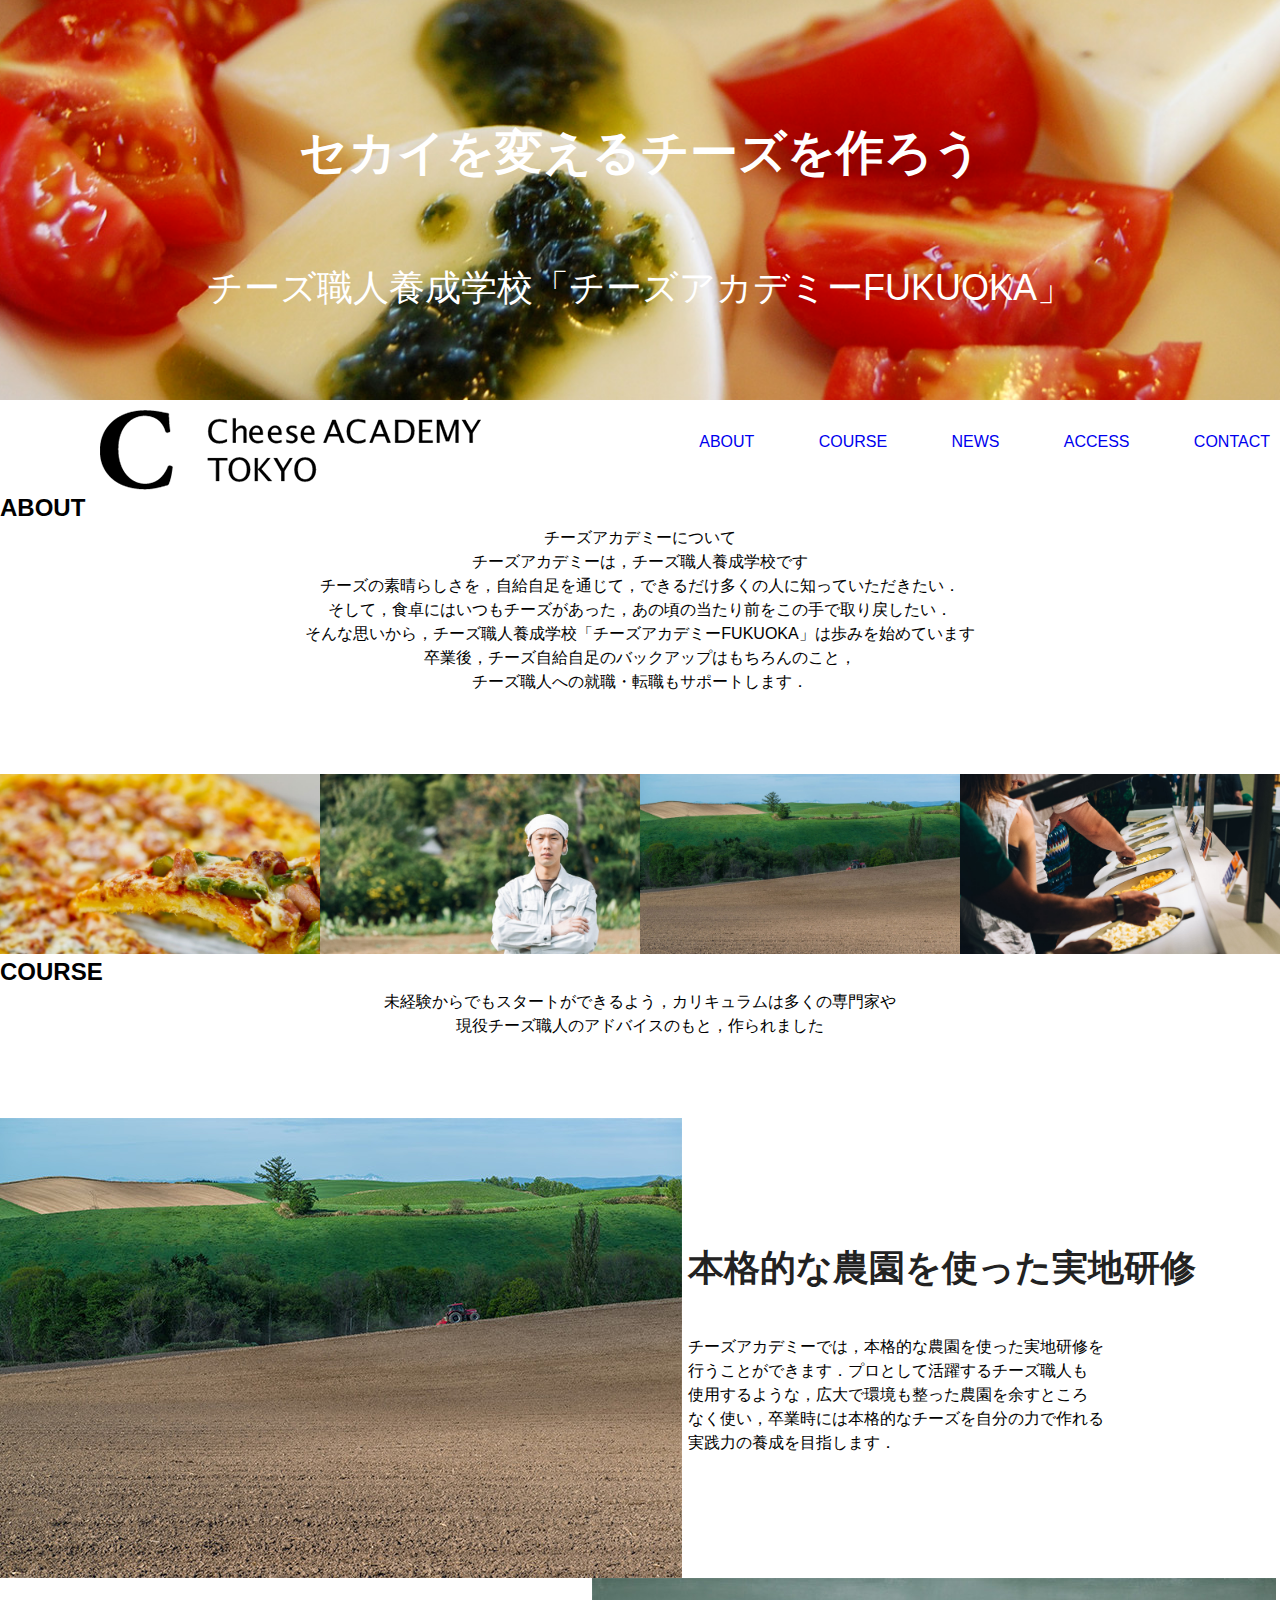
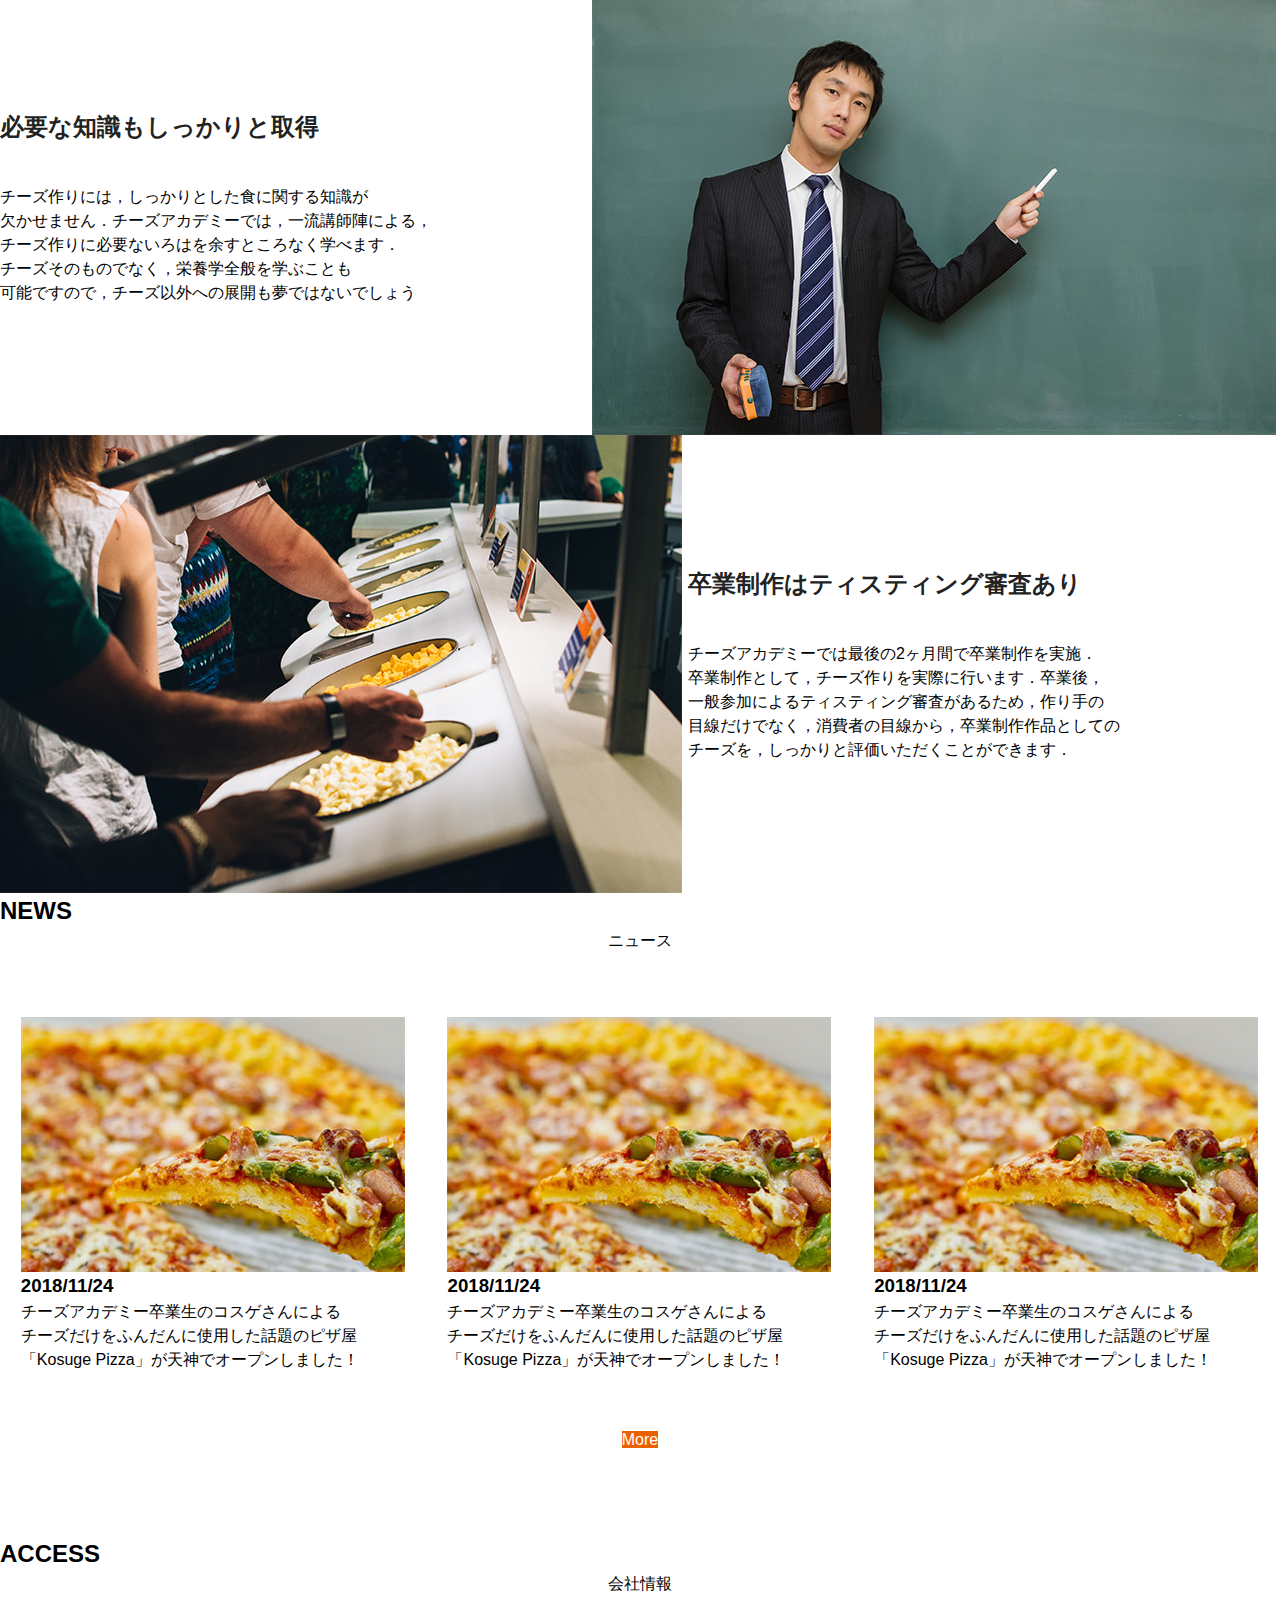
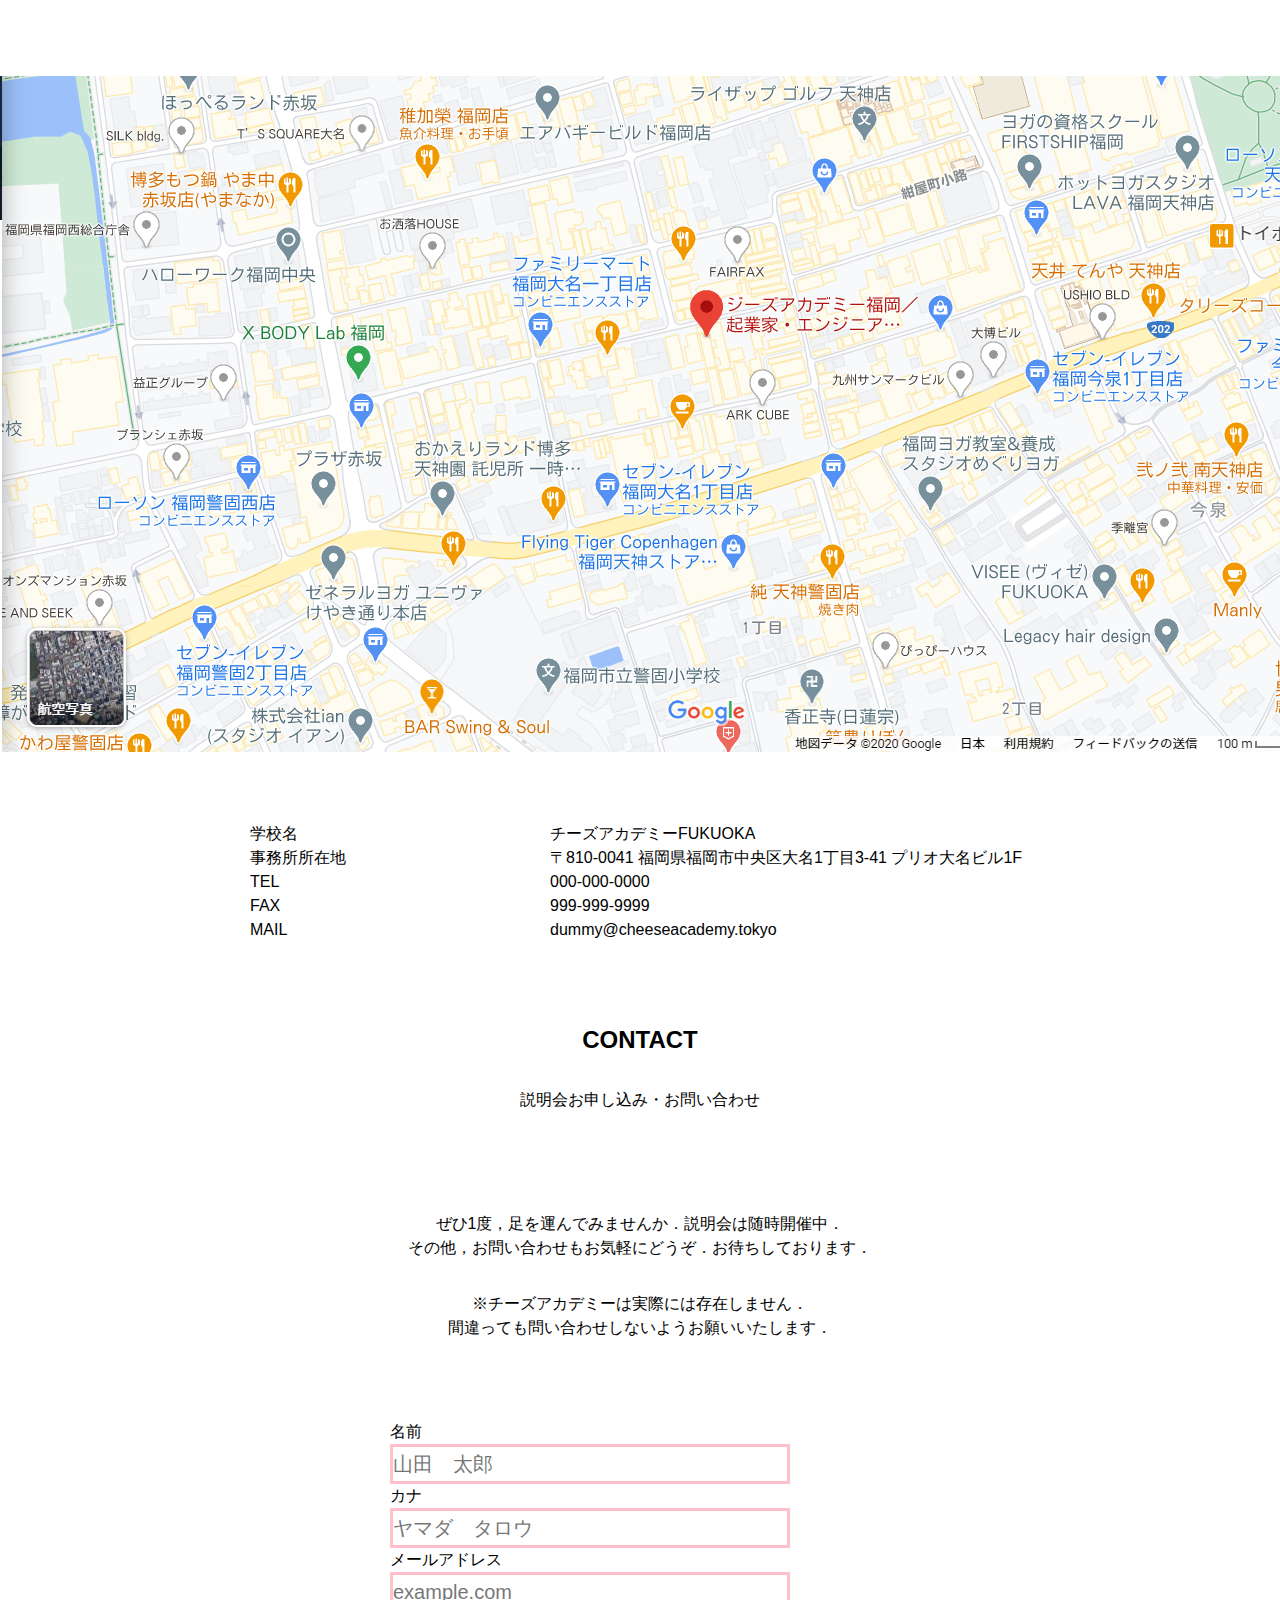
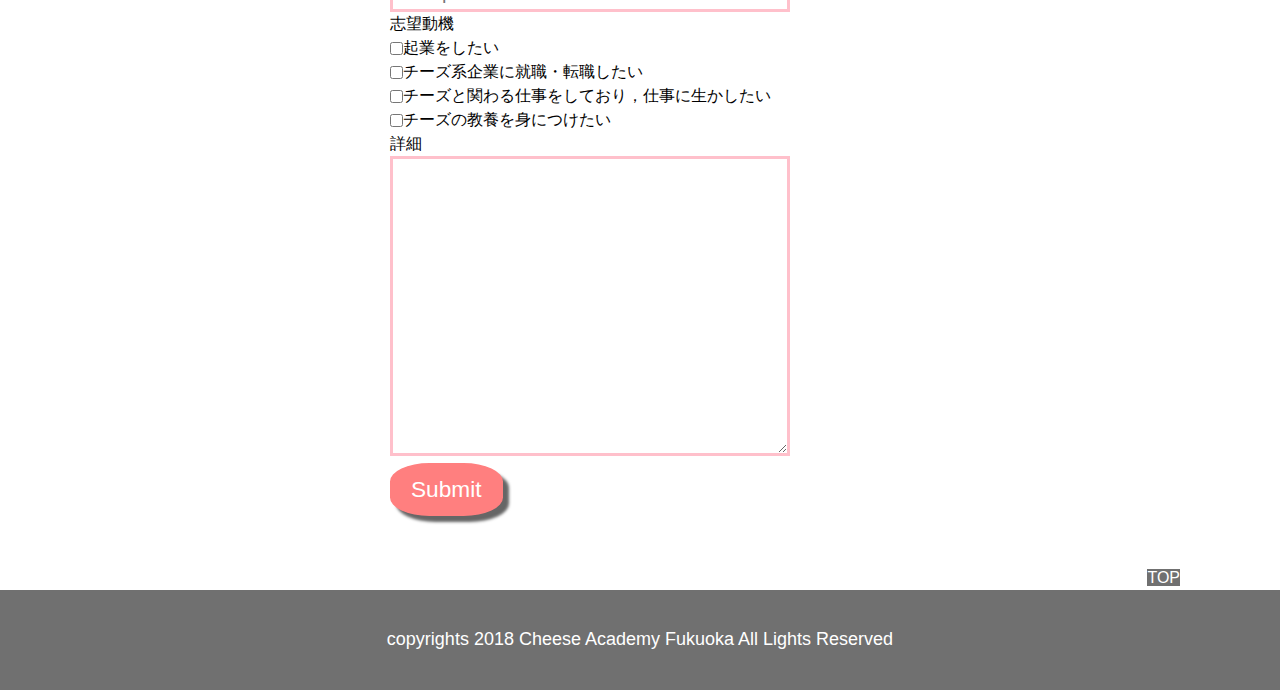
<file: index.html>
<!DOCTYPE html>
<html lang="ja">

<head>
    <meta charset="UTF-8">
    <meta name="viewport" content="width=device-width, initial-scale=1.0">
    <meta http-equiv="X-UA-Compatible" content="ie=edge">
    <title>チーズアカデミー</title>
    <meta name="description" content=“世界を変えるチーズを作ろう。チーズアカデミーは、チーズ職人を養成するための学校です。”>
    <meta property="og:title" content="チーズアカデミー">
    <meta property="og:type" content="website" />
    <meta property="og:url" content="#" />
    <meta property="og:site_name" content="チーズアカデミー" />
    <meta property="og:description" content="世界を変えるチーズを作ろう。チーズアカデミーは、チーズ職人を養成するための学校です。" />
    <meta name="format-detection" content="telephone=no">
    <link rel="canonical" href="#">
    <link rel="stylesheet" type="text/css" href="css/reset.css" />
    <link rel="stylesheet" type="text/css" href="css/sanitize.css" />
    <link rel="stylesheet" type="text/css" href="css/style.css" />
    <!-- あらかじめcssを読み込んでいるので設定しなくてOK-->
</head>

<body>
    <!-- ここから記述しよう -->
    <div class="title_box">
        <h1 class="title_box_title">セカイを変えるチーズを作ろう</h1>
        <p class="title_box_subtitle">チーズ職人養成学校「チーズアカデミーFUKUOKA」</p>
    </div>

    <div class="contents">
        <div class="contents_image">
            <img src="img/header_logo.png">
        </div>
        <ul class="contents_name">
            <li><a href="#headline_01">ABOUT</a></li>
            <li><a href="#headline_02">COURSE</a></li>
            <li><a href="#headline_03">NEWS</a></li>
            <li><a href="#headline_04">ACCESS</a></li>
            <li><a href="#headline_05">CONTACT</a></li>
        </ul>
    </div>

    <h2 id="headline_01">ABOUT</h2>
    <div class="setsumei">
        <p>チーズアカデミーについて</p>
        <p>チーズアカデミーは，チーズ職人養成学校です</p>
        <p>チーズの素晴らしさを，自給自足を通じて，できるだけ多くの人に知っていただきたい．<br>そして，食卓にはいつもチーズがあった，あの頃の当たり前をこの手で取り戻したい．</p>
        <p>そんな思いから，チーズ職人養成学校「チーズアカデミーFUKUOKA」は歩みを始めています</p>
        <p>卒業後，チーズ自給自足のバックアップはもちろんのこと，<br>チーズ職人への就職・転職もサポートします．</p>
    </div>

    <div class="slide">
        <img class="slide_img" src="img/about-image.jpg" alt="">
    </div>

    <div>
        <h2 id="headline_02">COURSE</h2>
        <p class="setsumei">未経験からでもスタートができるよう，カリキュラムは多くの専門家や<br>現役チーズ職人のアドバイスのもと，作られました</p>
    </div>

    <div class="yoko">
        <div class="yoko1">
            <div class="yoko1_img">
                <img src="img/course_01.jpg" alt="">
            </div>

            <div class="yoko1_text">
                <div class="yoko1_title">
                    <h2>本格的な農園を使った実地研修</h2>
                </div>
                <p>チーズアカデミーでは，本格的な農園を使った実地研修を<br>行うことができます．プロとして活躍するチーズ職人も<br>使用するような，広大で環境も整った農園を余すところ<br>なく使い，卒業時には本格的なチーズを自分の力で作れる<br>実践力の養成を目指します．
                </p>

            </div>
        </div>
        <div class="yoko2">
            <div class="yoko2_text">
                <h2 class="yoko2_title">必要な知識もしっかりと取得</h2>
                <p>チーズ作りには，しっかりとした食に関する知識が<br>欠かせません．チーズアカデミーでは，一流講師陣による，<br>チーズ作りに必要ないろはを余すところなく学べます．<br>チーズそのものでなく，栄養学全般を学ぶことも<br>可能ですので，チーズ以外への展開も夢ではないでしょう
                </p>
            </div>


            <div class="yoko2_img">
                <img src="img/course_02.jpg" alt="">
            </div>
        </div>

        <div class="yoko3">
            <div class="yoko3_img">
                <img src="img/course_03.jpg" alt="">
            </div>
            <div class="yoko3_text">
                <h2 class="yoko3_title">卒業制作はティスティング審査あり</h2>
                <p>チーズアカデミーでは最後の2ヶ月間で卒業制作を実施．<br>卒業制作として，チーズ作りを実際に行います．卒業後，<br>一般参加によるティスティング審査があるため，作り手の<br>目線だけでなく，消費者の目線から，卒業制作作品としての<br>チーズを，しっかりと評価いただくことができます．
                </p>
            </div>
        </div>
    </div>

    <div>
        <h2 id="headline_03">NEWS</h2>
        <P class="news">ニュース</P>
    </div>

    <div class="pizza">
        <div>
            <img src="img/about_04.jpg" alt="">
            <H3>2018/11/24</H3>
            <p>チーズアカデミー卒業生のコスゲさんによる<br>チーズだけをふんだんに使用した話題のピザ屋<br>「Kosuge Pizza」が天神でオープンしました！</p>
        </div>

        <div>
            <img src="img/about_04.jpg" alt="">
            <H3>2018/11/24</H3>
            <p>チーズアカデミー卒業生のコスゲさんによる<br>チーズだけをふんだんに使用した話題のピザ屋<br>「Kosuge Pizza」が天神でオープンしました！</p>
        </div>

        <div>
            <img src="img/about_04.jpg" alt="">
            <H3>2018/11/24</H3>
            <p>チーズアカデミー卒業生のコスゲさんによる<br>チーズだけをふんだんに使用した話題のピザ屋<br>「Kosuge Pizza」が天神でオープンしました！</p>
        </div>
    </div>

    <div class="button_wrapper">
        <a href="" class="btn btn--orange">More</a>
    </div>

    <div>
        <h2 id="headline_04">ACCESS</h2>
        <p class="setsumei">会社情報</p>
    </div>

    <div class="map">
        <img src="img/地図.png" alt="">
    </div>


    <dl class="clearfix">

        <dt class="g">学校名</dt>
        <dd>チーズアカデミーFUKUOKA</dd>

        <dt class="g">事務所所在地</dt>
        <dd>〒810-0041 福岡県福岡市中央区大名1丁目3-41 プリオ大名ビル1F</dd>

        <dt class="g">TEL</dt>
        <dd>000-000-0000</dd>

        <dt class="g">FAX</dt>
        <dd>999-999-9999</dd>

        <dt class="g">MAIL</dt>
        <dd>dummy@cheeseacademy.tokyo</dd>
    </dl>

    <div class="contact">
        <h2 id="#headline_05">CONTACT</h2>
        <p class="contact_subtitle">説明会お申し込み・お問い合わせ</p>
        <p>ぜひ1度，足を運んでみませんか．説明会は随時開催中．<br>
            その他，お問い合わせもお気軽にどうぞ．お待ちしております．</p>
        <p class="caution">※チーズアカデミーは実際には存在しません．<br>間違っても問い合わせしないようお願いいたします．</p>

    </div>
    <div class="contact_form">

        <p>名前</p>
        <input class="name" placeholder="山田　太郎">
        <p>カナ</p>
        <input class="name" placeholder="ヤマダ　タロウ">
        <p>メールアドレス</p>
        <input class="name" placeholder="example.com">
        <p>志望動機</p>
        <input type="checkbox">起業をしたい<br>
        <input type="checkbox">チーズ系企業に就職・転職したい<br>
        <input type="checkbox">チーズと関わる仕事をしており，仕事に生かしたい<br>
        <input type="checkbox">チーズの教養を身につけたい<br>
        <p>詳細</p>
        <textarea></textarea>
        <div>
            <input type="submit" value"送信" class="button">
        </div>
    </div>

    <div class="button_wrapper2">
        <a href="" class="btn btn--gray">TOP</a>
    </div>








</body>
<footer>
    <p>copyrights 2018 Cheese Academy Fukuoka All Lights Reserved</p>
</footer>

</html>
</file>
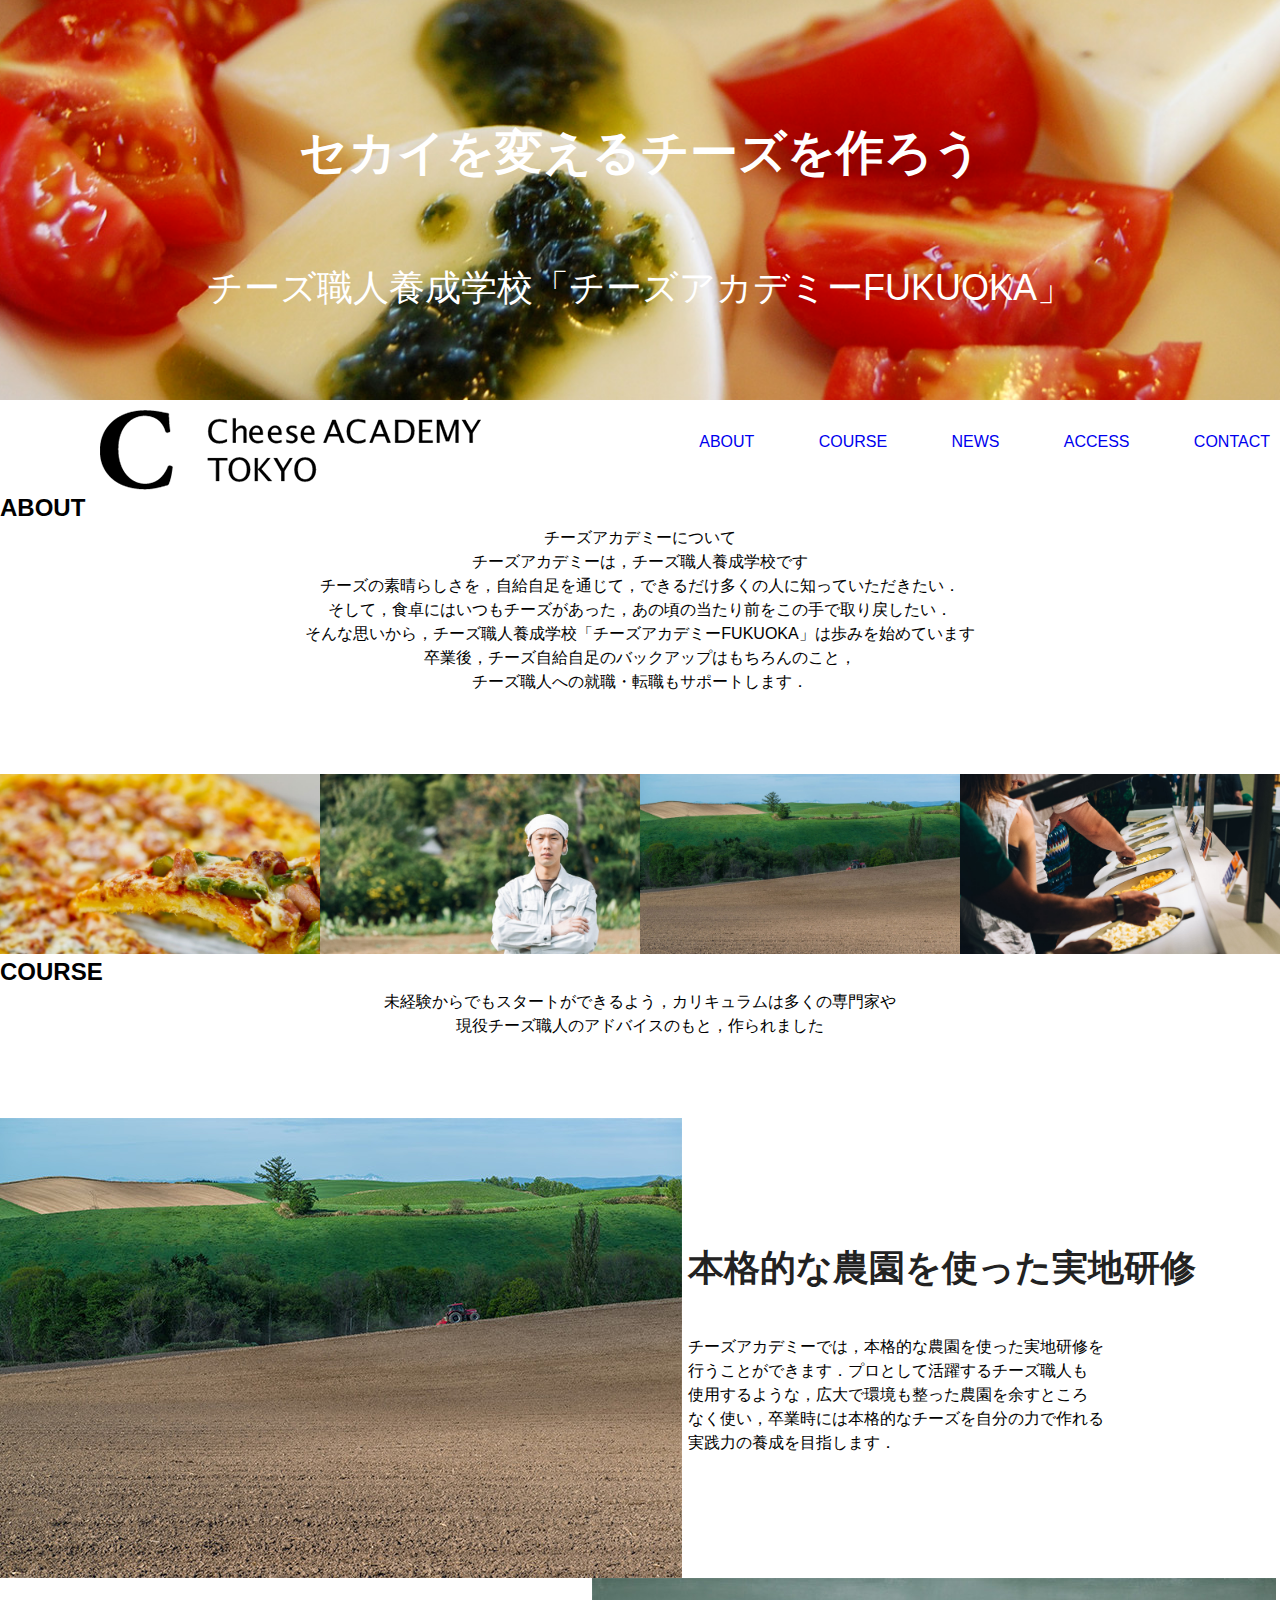
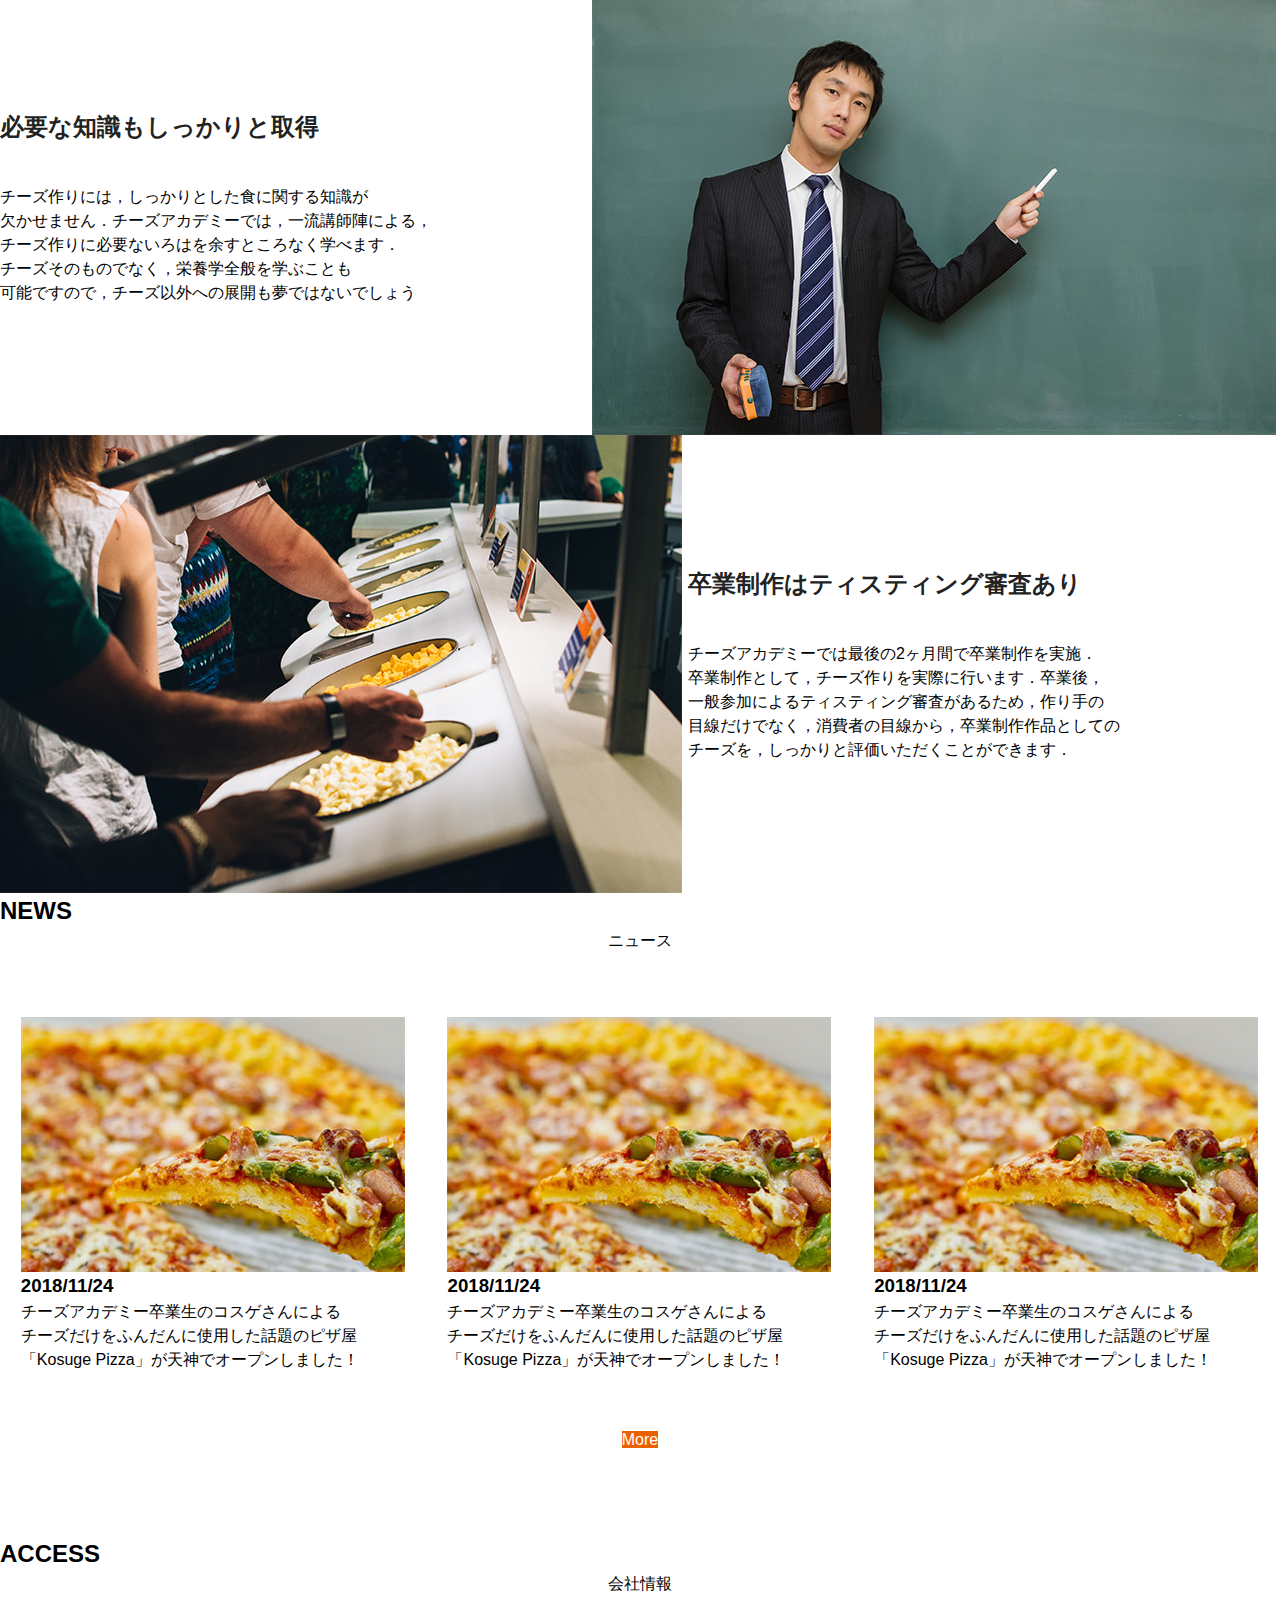
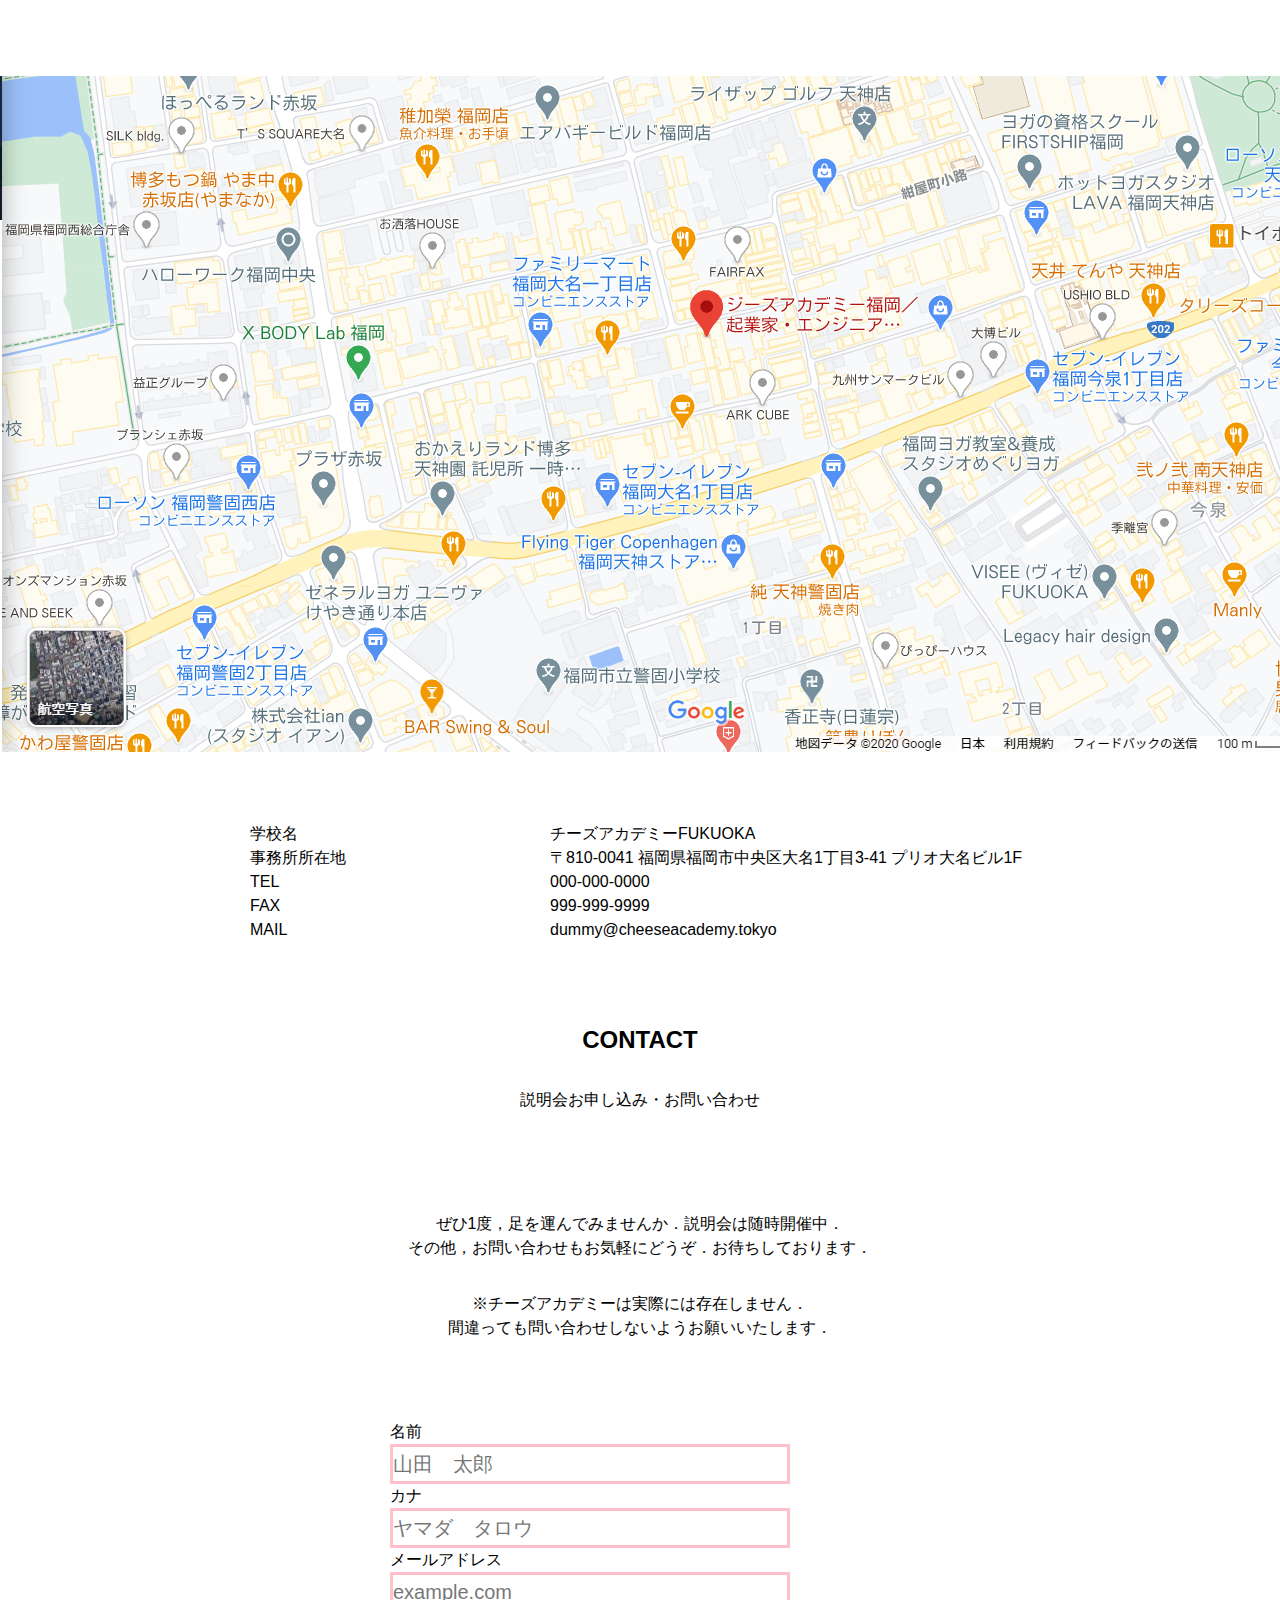
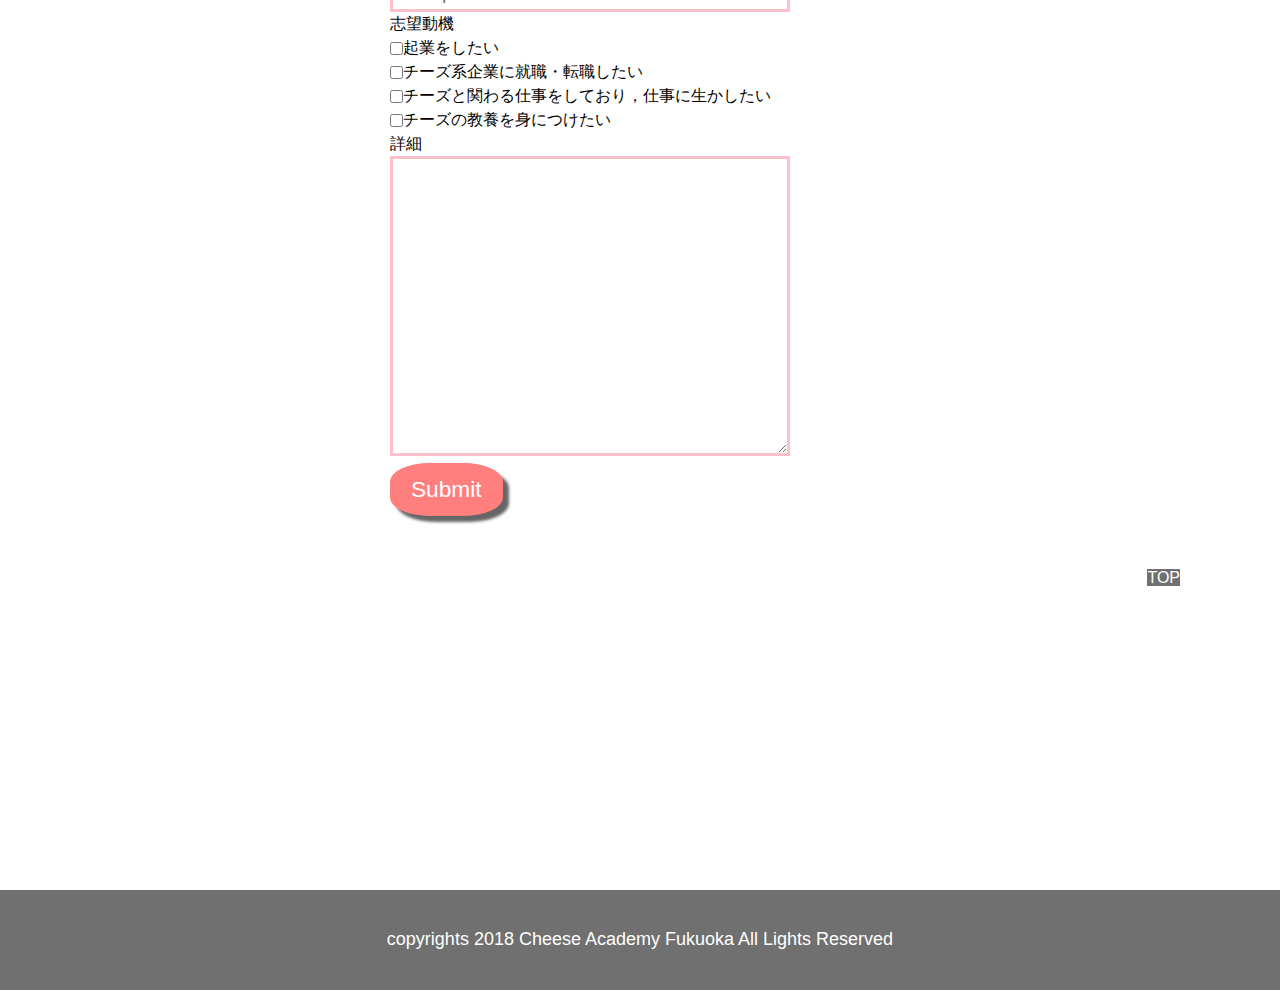
<file: チーズ完成.html>
<!DOCTYPE html>
<html lang="ja">

<head>
    <meta charset="UTF-8">
    <meta name="viewport" content="width=device-width, initial-scale=1.0">
    <meta http-equiv="X-UA-Compatible" content="ie=edge">
    <title>チーズアカデミー</title>
    <meta name="description" content=“世界を変えるチーズを作ろう。チーズアカデミーは、チーズ職人を養成するための学校です。”>
    <meta property="og:title" content="チーズアカデミー">
    <meta property="og:type" content="website" />
    <meta property="og:url" content="#" />
    <meta property="og:site_name" content="チーズアカデミー" />
    <meta property="og:description" content="世界を変えるチーズを作ろう。チーズアカデミーは、チーズ職人を養成するための学校です。" />
    <meta name="format-detection" content="telephone=no">
    <link rel="canonical" href="#">
    <link rel="stylesheet" type="text/css" href="css/reset.css" />
    <link rel="stylesheet" type="text/css" href="css/sanitize.css" />
    <link rel="stylesheet" type="text/css" href="css/style.css" />
    <!-- あらかじめcssを読み込んでいるので設定しなくてOK-->
</head>

<body>
    <!-- ここから記述しよう -->
    <div class="title_box">
        <h1 class="title_box_title">セカイを変えるチーズを作ろう</h1>
        <p class="title_box_subtitle">チーズ職人養成学校「チーズアカデミーFUKUOKA」</p>
    </div>

    <div class="contents">
        <div class="contents_image">
            <img src="img/header_logo.png">
        </div>
        <ul class="contents_name">
            <li><a href="#headline_01">ABOUT</a></li>
            <li><a href="#headline_02">COURSE</a></li>
            <li><a href="#headline_03">NEWS</a></li>
            <li><a href="#headline_04">ACCESS</a></li>
            <li><a href="#headline_05">CONTACT</a></li>
        </ul>
    </div>

    <h2 id="headline_01">ABOUT</h2>
    <div class="setsumei">
        <p>チーズアカデミーについて</p>
        <p>チーズアカデミーは，チーズ職人養成学校です</p>
        <p>チーズの素晴らしさを，自給自足を通じて，できるだけ多くの人に知っていただきたい．<br>そして，食卓にはいつもチーズがあった，あの頃の当たり前をこの手で取り戻したい．</p>
        <p>そんな思いから，チーズ職人養成学校「チーズアカデミーFUKUOKA」は歩みを始めています</p>
        <p>卒業後，チーズ自給自足のバックアップはもちろんのこと，<br>チーズ職人への就職・転職もサポートします．</p>
    </div>

    <div class="slide">
        <img class="slide_img" src="img/about-image.jpg" alt="">
    </div>

    <div>
        <h2 id="headline_02">COURSE</h2>
        <p class="setsumei">未経験からでもスタートができるよう，カリキュラムは多くの専門家や<br>現役チーズ職人のアドバイスのもと，作られました</p>
    </div>

    <div class="yoko">
        <div class="yoko1">
            <div class="yoko1_img">
                <img src="img/course_01.jpg" alt="">
            </div>

            <div class="yoko1_text">
                <div class="yoko1_title">
                    <h2>本格的な農園を使った実地研修</h2>
                </div>
                <p>チーズアカデミーでは，本格的な農園を使った実地研修を<br>行うことができます．プロとして活躍するチーズ職人も<br>使用するような，広大で環境も整った農園を余すところ<br>なく使い，卒業時には本格的なチーズを自分の力で作れる<br>実践力の養成を目指します．
                </p>

            </div>
        </div>
        <div class="yoko2">
            <div class="yoko2_text">
                <h2 class="yoko2_title">必要な知識もしっかりと取得</h2>
                <p>チーズ作りには，しっかりとした食に関する知識が<br>欠かせません．チーズアカデミーでは，一流講師陣による，<br>チーズ作りに必要ないろはを余すところなく学べます．<br>チーズそのものでなく，栄養学全般を学ぶことも<br>可能ですので，チーズ以外への展開も夢ではないでしょう
                </p>
            </div>


            <div class="yoko2_img">
                <img src="img/course_02.jpg" alt="">
            </div>
        </div>

        <div class="yoko3">
            <div class="yoko3_img">
                <img src="img/course_03.jpg" alt="">
            </div>
            <div class="yoko3_text">
                <h2 class="yoko3_title">卒業制作はティスティング審査あり</h2>
                <p>チーズアカデミーでは最後の2ヶ月間で卒業制作を実施．<br>卒業制作として，チーズ作りを実際に行います．卒業後，<br>一般参加によるティスティング審査があるため，作り手の<br>目線だけでなく，消費者の目線から，卒業制作作品としての<br>チーズを，しっかりと評価いただくことができます．
                </p>
            </div>
        </div>
    </div>

    <div>
        <h2 id="headline_03">NEWS</h2>
        <P class="news">ニュース</P>
    </div>

    <div class="pizza">
        <div>
            <img src="img/about_04.jpg" alt="">
            <H3>2018/11/24</H3>
            <p>チーズアカデミー卒業生のコスゲさんによる<br>チーズだけをふんだんに使用した話題のピザ屋<br>「Kosuge Pizza」が天神でオープンしました！</p>
        </div>

        <div>
            <img src="img/about_04.jpg" alt="">
            <H3>2018/11/24</H3>
            <p>チーズアカデミー卒業生のコスゲさんによる<br>チーズだけをふんだんに使用した話題のピザ屋<br>「Kosuge Pizza」が天神でオープンしました！</p>
        </div>

        <div>
            <img src="img/about_04.jpg" alt="">
            <H3>2018/11/24</H3>
            <p>チーズアカデミー卒業生のコスゲさんによる<br>チーズだけをふんだんに使用した話題のピザ屋<br>「Kosuge Pizza」が天神でオープンしました！</p>
        </div>
    </div>

    <div class="button_wrapper">
        <a href="" class="btn btn--orange">More</a>
    </div>

    <div>
        <h2 id="headline_04">ACCESS</h2>
        <p class="setsumei">会社情報</p>
    </div>

    <div class="map">
        <img src="img/地図.png" alt="">
    </div>


    <dl class="clearfix">

        <dt class="g">学校名</dt>
        <dd>チーズアカデミーFUKUOKA</dd>

        <dt class="g">事務所所在地</dt>
        <dd>〒810-0041 福岡県福岡市中央区大名1丁目3-41 プリオ大名ビル1F</dd>

        <dt class="g">TEL</dt>
        <dd>000-000-0000</dd>

        <dt class="g">FAX</dt>
        <dd>999-999-9999</dd>

        <dt class="g">MAIL</dt>
        <dd>dummy@cheeseacademy.tokyo</dd>
    </dl>

    <div class="contact">
        <h2 id="#headline_05">CONTACT</h2>
        <p class="contact_subtitle">説明会お申し込み・お問い合わせ</p>
        <p>ぜひ1度，足を運んでみませんか．説明会は随時開催中．<br>
            その他，お問い合わせもお気軽にどうぞ．お待ちしております．</p>
        <p class="caution">※チーズアカデミーは実際には存在しません．<br>間違っても問い合わせしないようお願いいたします．</p>

    </div>
    <div class="contact_form">

        <p>名前</p>
        <input class="name" placeholder="山田　太郎">
        <p>カナ</p>
        <input class="name" placeholder="ヤマダ　タロウ">
        <p>メールアドレス</p>
        <input class="name" placeholder="example.com">
        <p>志望動機</p>
        <input type="checkbox">起業をしたい<br>
        <input type="checkbox">チーズ系企業に就職・転職したい<br>
        <input type="checkbox">チーズと関わる仕事をしており，仕事に生かしたい<br>
        <input type="checkbox">チーズの教養を身につけたい<br>
        <p>詳細</p>
        <textarea></textarea>
        <div>
            <input type="submit" value"送信" class="button">
        </div>
    </div>

    <div class="button_wrapper2">
        <a href="" class="btn btn--gray">TOP</a>
    </div>

    <!-- GIF -->
    <iframe src="https://gifmagazine.net/embed/glp/3557151" width="300" height="300" frameBorder="0"
        class="gifmagazine-embed" allowFullScreen></iframe>







</body>
<footer>
    <p>copyrights 2018 Cheese Academy Fukuoka All Lights Reserved</p>
</footer>

</html>
</file>
<file: css/sanitize.css>
/*! sanitize.css v4.0.0 | CC0 License | github.com/10up/sanitize.css */

/* Display definitions
   ========================================================================== */

/**
 * Add the correct display in IE 9-.
 * 1. Add the correct display in Edge, IE, and Firefox.
 * 2. Add the correct display in IE.
 */

article,
aside,
details, /* 1 */
figcaption,
figure,
footer,
header,
main, /* 2 */
menu,
nav,
section,
summary { /* 1 */
	display: block;
}

/**
 * Add the correct display in IE 9-.
 */

audio,
canvas,
progress,
video {
	display: inline-block;
}

/**
 * Add the correct display in iOS 4-7.
 */

audio:not([controls]) {
	display: none;
	height: 0;
}

/**
 * Add the correct display in IE 10-.
 * 1. Add the correct display in IE.
 */

template, /* 1 */
[hidden] {
	display: none;
}

/* Elements of HTML (https://www.w3.org/TR/html5/semantics.html)
   ========================================================================== */

/**
 * 1. Remove repeating backgrounds in all browsers (opinionated).
 * 2. Add box sizing inheritence in all browsers (opinionated).
 */

*,
::before,
::after {
	background-repeat: no-repeat; /* 1 */
	box-sizing: inherit; /* 2 */
}

/**
 * 1. Add text decoration inheritance in all browsers (opinionated).
 * 2. Add vertical alignment inheritence in all browsers (opinionated).
 */

::before,
::after {
	text-decoration: inherit; /* 1 */
	vertical-align: inherit; /* 2 */
}

/**
 * 1. Add border box sizing in all browsers (opinionated).
 * 2. Add the default cursor in all browsers (opinionated).
 * 3. Add a flattened line height in all browsers (opinionated).
 * 4. Prevent font size adjustments after orientation changes in IE and iOS.
 */

html {
	box-sizing: border-box; /* 1 */
	cursor: default; /* 2 */
	font-family: sans-serif; /* 3 */
	line-height: 1.5; /* 3 */
	-ms-text-size-adjust: 100%; /* 4 */
	-webkit-text-size-adjust: 100%; /* 5 */
}

/* Sections (https://www.w3.org/TR/html5/sections.html)
   ========================================================================== */

/**
 * Remove the margin in all browsers (opinionated).
 */

body {
	margin: 0;
}

/**
 * Correct the font sizes and margins on `h1` elements within
 * `section` and `article` contexts in Chrome, Firefox, and Safari.
 */

h1 {
	font-size: 2em;
	margin: .67em 0;
}

/* Grouping content (https://www.w3.org/TR/html5/grouping-content.html)
   ========================================================================== */

/**
 * 1. Correct font sizing inheritance and scaling in all browsers.
 * 2. Correct the odd `em` font sizing in all browsers.
 */

code,
kbd,
pre,
samp {
	font-family: monospace, monospace; /* 1 */
	font-size: 1em; /* 2 */
}

/**
 * 1. Correct the height in Firefox.
 * 2. Add visible overflow in Edge and IE.
 */

hr {
	height: 0; /* 1 */
	overflow: visible; /* 2 */
}

/**
 * Remove the list style on navigation lists in all browsers (opinionated).
 */

nav ol,
nav ul {
	list-style: none;
}

/* Text-level semantics
   ========================================================================== */

/**
 * 1. Add a bordered underline effect in all browsers.
 * 2. Remove text decoration in Firefox 40+.
 */

abbr[title] {
	border-bottom: 1px dotted; /* 1 */
	text-decoration: none; /* 2 */
}

/**
 * Prevent the duplicate application of `bolder` by the next rule in Safari 6.
 */

b,
strong {
	font-weight: inherit;
}

/**
 * Add the correct font weight in Chrome, Edge, and Safari.
 */

b,
strong {
	font-weight: bolder;
}

/**
 * Add the correct font style in Android 4.3-.
 */

dfn {
	font-style: italic;
}

/**
 * Add the correct colors in IE 9-.
 */

mark {
	background-color: #ffff00;
	color: #000000;
}

/**
 * Add the correct vertical alignment in Chrome, Firefox, and Opera.
 */

progress {
	vertical-align: baseline;
}

/**
 * Correct the font size in all browsers.
 */

small {
	font-size: 83.3333%;
}

/**
 * Change the positioning on superscript and subscript elements
 * in all browsers (opinionated).
 * 1. Correct the font size in all browsers.
 */

sub,
sup {
	font-size: 83.3333%; /* 1 */
	line-height: 0;
	position: relative;
	vertical-align: baseline;
}

sub {
	bottom: -.25em;
}

sup {
	top: -.5em;
}

/*
 * Remove the text shadow on text selections (opinionated).
 * 1. Restore the coloring undone by defining the text shadow (opinionated).
 */

::-moz-selection {
	background-color: #b3d4fc; /* 1 */
	color: #000000; /* 1 */
	text-shadow: none;
}

::selection {
	background-color: #b3d4fc; /* 1 */
	color: #000000; /* 1 */
	text-shadow: none;
}

/* Embedded content (https://www.w3.org/TR/html5/embedded-content-0.html)
   ========================================================================== */

/*
 * Change the alignment on media elements in all browers (opinionated).
 */

audio,
canvas,
iframe,
img,
svg,
video {
	vertical-align: middle;
}

/**
 * Remove the border on images inside links in IE 10-.
 */

img {
	border-style: none;
}

/**
 * Change the fill color to match the text color in all browsers (opinionated).
 */

svg {
	fill: currentColor;
}

/**
 * Hide the overflow in IE.
 */

svg:not(:root) {
	overflow: hidden;
}

/* Links (https://www.w3.org/TR/html5/links.html#links)
   ========================================================================== */

/**
 * 1. Remove the gray background on active links in IE 10.
 * 2. Remove the gaps in underlines in iOS 8+ and Safari 8+.
 */

a {
	background-color: transparent; /* 1 */
	-webkit-text-decoration-skip: objects; /* 2 */
}

/**
 * Remove the outline when hovering in all browsers (opinionated.
 */

:hover {
	outline-width: 0;
}

/* Tabular data (https://www.w3.org/TR/html5/tabular-data.html)
   ========================================================================== */

/*
 * Remove border spacing in all browsers (opinionated).
 */

table {
	border-collapse: collapse;
	border-spacing: 0;
}

/* transform-style:  (https://www.w3.org/TR/html5/forms.html)
   ========================================================================== */

/**
 * 1. Remove the default styling in all browsers (opinionated).
 * 3. Remove the margin in Firefox and Safari.
 */

button,
input,
select,
textarea {
	background-color: transparent; /* 1 */
	border-style: none; /* 1 */
	color: inherit; /* 1 */
	font-size: 1em; /* 1 */
	margin: 0; /* 3 */
}

/**
 * Correct the overflow in IE.
 * 1. Correct the overflow in Edge.
 */

button,
input { /* 1 */
	overflow: visible;
}

/**
 * Remove the inheritance in Edge, Firefox, and IE.
 * 1. Remove the inheritance in Firefox.
 */

button,
select { /* 1 */
	text-transform: none;
}

/**
 * 1. Prevent the WebKit bug where (2) destroys native `audio` and `video`
 *    controls in Android 4.
 * 2. Correct the inability to style clickable types in iOS and Safari.
 */

button,
html [type="button"], /* 1 */
[type="reset"],
[type="submit"] {
	-webkit-appearance: button; /* 2 */
}

/**
 * Remove the inner border and padding in Firefox.
 */

::-moz-focus-inner {
	border-style: none;
	padding: 0;
}

/**
 * Correct the focus styles unset by the previous rule.
 */

:-moz-focusring {
	outline: 1px dotted ButtonText;
}

/**
 * Correct the border, margin, and padding in all browsers.
 */

fieldset {
	border: 1px solid #c0c0c0;
	margin: 0 2px;
	padding: .35em .625em .75em;
}

/**
 * 1. Correct the text wrapping in Edge and IE.
 * 2. Remove the padding so developers are not caught out when they zero out
 *    `fieldset` elements in all browsers.
 */

legend {
	display: table; /* 1 */
	max-width: 100%; /* 1 */
	padding: 0; /* 2 */
	white-space: normal; /* 1 */
}

/**
 * 1. Remove the vertical scrollbar in IE.
 * 2. Change the resize direction on textareas in all browsers (opinionated).
 */

textarea {
	overflow: auto; /* 1 */
	resize: vertical; /* 2 */
}

/**
 * Remove the padding in IE 10-.
 */

[type="checkbox"],
[type="radio"] {
	padding: 0;
}

/**
 * Correct the cursor style on increment and decrement buttons in Chrome.
 */

::-webkit-inner-spin-button,
::-webkit-outer-spin-button {
	height: auto;
}

/**
 * 1. Correct the odd appearance in Chrome and Safari.
 * 2. Correct the outline style in Safari.
 */

[type="search"] {
	-webkit-appearance: textfield; /* 1 */
	outline-offset: -2px; /* 2 */
}

/**
 * Remove the inner padding and cancel buttons in Chrome and Safari for OS X.
 */

::-webkit-search-cancel-button,
::-webkit-search-decoration {
	-webkit-appearance: none;
}

/**
 * Correct the text style on placeholders in Chrome, Edge, and Safari.
 */

::-webkit-input-placeholder {
	color: inherit;
	opacity: .54;
}

/**
 * 1. Correct the inability to style clickable types in iOS and Safari.
 * 2. Change font properties to `inherit` in Safari.
 */

::-webkit-file-upload-button {
	-webkit-appearance: button; /* 1 */
	font: inherit; /* 2 */
}

/* WAI-ARIA (https://www.w3.org/TR/html5/dom.html#wai-aria)
   ========================================================================== */

/**
 * Change the cursor on busy elements (opinionated).
 */

[aria-busy="true"] {
	cursor: progress;
}

/*
 * Change the cursor on control elements (opinionated).
 */

[aria-controls] {
	cursor: pointer;
}

/*
 * Change the cursor on disabled, not-editable, or otherwise
 * inoperable elements (opinionated).
 */

[aria-disabled] {
	cursor: default;
}

/* User interaction (https://www.w3.org/TR/html5/editing.html)
   ========================================================================== */

/*
 * Remove the tapping delay on clickable elements (opinionated).
 * 1. Remove the tapping delay in IE 10.
 */

a,
area,
button,
input,
label,
select,
textarea,
[tabindex] {
	-ms-touch-action: manipulation; /* 1 */
	touch-action: manipulation;
}

/*
 * Change the display on visually hidden accessible elements (opinionated).
 */

[hidden][aria-hidden="false"] {
	clip: rect(0, 0, 0, 0);
	display: inherit;
	position: absolute;
}

[hidden][aria-hidden="false"]:focus {
	clip: auto;
}
</file>
<file: css/style.css>
/*全体　共通
最初から設定してあるので特に変更
しなくても大丈夫です♪
-----------------*/
.body{
	font-family: Roboto, "Yu Gothic Medium", "游ゴシック Medium", YuGothic, "游ゴシック体", "ヒラギノ角ゴ Pro W3", "メイリオ", sans-serif;
	line-height: 1.75;
	font-size: 16px;
}


/*　パディングをサイズ内側にする処理　*/
* {
	padding:0;
	margin:0;
	-webkit-box-sizing: border-box;
	-moz-box-sizing: border-box;
	-o-box-sizing: border-box;
	-ms-box-sizing: border-box;
	box-sizing: border-box;
	}

/*ーーーーーーーーーーー*/
/*この下から記述*/
/*ーーーーーーーーーーー*/
.title_box{
	height: 400px;
	background:url(../img/mainbg.png);
	background-size: cover;
	background-position: center;
	display: flex;
	text-align: center;
	width: 100%;
	align-items: center;
	justify-content: center;
	flex-direction: column;
}	

.title_box_title{
	font-size: 48px;
	color: white;
	padding-bottom: 40px;
 }
	
.title_box_subtitle{
	font-size: 36px;	
	color: white;
}


.contents{
	display: flex;
	
}
.contents_image{
	width: 50%;
	margin-left: 100px;
	margin-top: 10px	;
}
.contents_name{
	width: 50%;
	display: flex;
	justify-content: space-between;
	padding: 30px 10px;
}
.yellow{
	color: #ffd61a;
	text-align: center;
	margin-top : 120px;
	margin-bottom: 24px;
}
.slide_img{
	width: 100%;
        
    

}
.setsumei{
	text-align: center;
	margin-bottom: 80px;
}

	

	

.black{
	font-size: 24px;
	text-align: center;
	color: #222222;
	margin-top: 64px;
	}
.yoko1{

	display: flex;
	justify-content: center;
	align-items: center;
	
}	
.yoko1_img{
	width: 50%;
	text-align: start;
	margin-right: 48px;
}
.yoko1_text{
	width: 50%;
	text-align: start;
}	
.yoko1_title{
	font-size: 24px;
	color: #222222;
	margin-bottom: 40px;
}
.yoko2{

	display: flex;
	justify-content: center;
	align-items: center;
	
}	
.yoko2_img{
	width: 50%;
	text-align: start;
	margin-right: 48px;
}
.yoko2_text{
	width: 50%;
	text-align: start;
}	
.yoko2_title{
	font-size: 24px;
	color: #222222;
	margin-bottom: 40px;
}
.yoko3{

	display: flex;
	justify-content: center;
	align-items: center;
	
}	
.yoko3_img{
	width: 50%;
	text-align: start;
	margin-right: 48px;
}
.yoko3_text{
	width: 50%;
	text-align: start;
}	
.yoko3_title{
	font-size: 24px;
	color: #222222;
	margin-bottom: 40px;
}
.yellow2{
	color: #ffd61a;
	text-align: center;
	margin-top : 64px;
}
.news{
	text-align: center;
	margin-bottom: 64px;
}
.pizza{
display: flex;
justify-content: space-around;
}
.btn--orange,
a.btn--orange {
  color: #fff;
  background-color: #eb6100;
}
.btn--orange:hover,
a.btn--orange:hover {
  color: #fff;
  background: #f56500;
  text-align: center;
}
.button_wrapper{
	text-align: center;
	width: 300px auto;
	height: 60px;
	margin-top: 56px;
	margin-bottom: 48px;
}


.map{
	width: 100%;
}
.annai{
	width: 300px;
	margin: 0 auto ;
	
}
.clearfix{
	margin-top: 64px;
	position: relative	;
	text-align: left;
	;
}
.clearfix::after {
  content: "";
  display: block;
  clear: both;
}


.g{
	float: left;
	width: 300px;
	margin-left: 250px;					
}
.dd{
	margin: left 80pxS;
}
.contact{
	text-align: center;
	margin-top: 80px;
	margin-bottom: 30px;
}
.contact_form{
	width: 500px;
	 margin: 0 auto;	
	 
	
}


.contact_subtitle{
	margin-top: 30px ;
	margin-bottom: 100px;
}
.caution{
	margin-top: 32px;
	margin-bottom: 80px;
}
.name{
	width: 400px;
	height: 40px;
	font-size: 20px;
	border: solid 3px pink;

}
textarea{
	width: 400px;
	height: 300px;
	font-size: 20px;
	border: solid 3px pink;	
	
}
.button {
  display       : inline-block;
  border-radius : 35%;          /* 角丸       */
  font-size     : 17pt;        /* 文字サイズ */
  text-align    : center;      /* 文字位置   */
  cursor        : pointer;     /* カーソル   */
  padding       : 13px 19px;   /* 余白       */
  background    : #ff7f7f;     /* 背景色     */
  color         : #ffffff;     /* 文字色     */
  line-height   : 1em;         /* 1行の高さ  */
  transition    : .3s;         /* なめらか変化 */
  box-shadow    : 6px 6px 3px #666666;  /* 影の設定 */
  border        : 2px solid #ff7f7f;    /* 枠の指定 */
  margin-bottom: 50px	;	
}
.button:hover {
  box-shadow    : none;        /* カーソル時の影消去 */
  color         : #ff7f7f;     /* 背景色     */
  background    : #ffffff;     /* 文字色     */
}
.btn--gray,
a.btn--gray {
  color: #fff;
  background-color: #707070;
  
}
.btn--gray:hover,
a.btn--gray:hover {
  color: #fff;
  background:black;
  /* text-align: center; */
}
.button_wrapper2{
	/* text-align: center; */
	width: 100px auto;
	margin-right: 100px;
	/* height: 100px; */
	/* margin-top: 56px; */
	/* margin-bottom: 48px; */
	text-align: end;
}



footer{
	font-size: 18px;
	/* padding-top: 32	px; */
	color: white;
	width: cover	;
	background-color:#707070;

	height: 100px;
	
	background-size: cover;
	background-position: center;
	display: flex;
	text-align: center;
	width: 100%;
	align-items: center;
	justify-content: center;
	flex-direction: column;
}


/*どの部分のcssに対して
命令をしているのかコメントを
記載しよう！
---------------------*/


/*
---------------------*/



/*
---------------------*/



/*
---------------------*/



/*
---------------------*/
</file>
